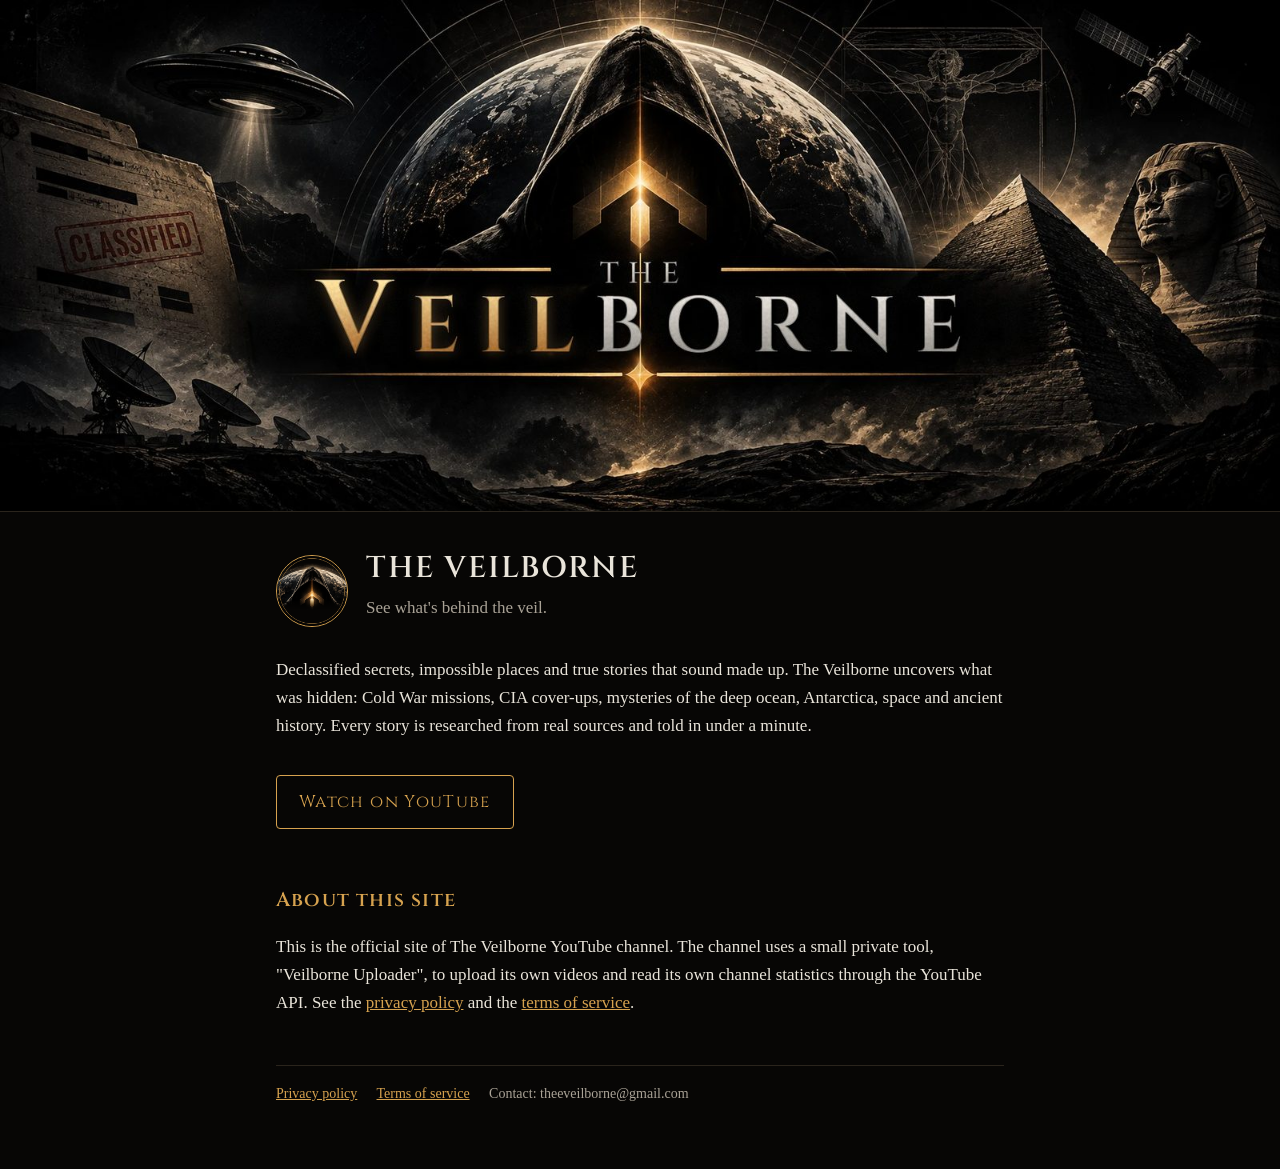
<file: index.html>
<!doctype html>
<html lang="en">
<head>
<meta charset="utf-8">
<meta name="viewport" content="width=device-width, initial-scale=1">
<title>The Veilborne</title>
<meta name="description" content="The Veilborne: declassified secrets, impossible places and true stories that sound made up, in YouTube Shorts.">
<link rel="icon" href="logo.png">
<link href="https://fonts.googleapis.com/css2?family=Cinzel:wght@600&display=swap" rel="stylesheet">
<link rel="stylesheet" href="estilo.css">
</head>
<body>
<img class="banner" src="banner.jpg" alt="The Veilborne banner">
<main>
  <div class="cabecera">
    <img src="logo.png" alt="The Veilborne logo">
    <div>
      <h1>THE VEILBORNE</h1>
      <p class="lema">See what's behind the veil.</p>
    </div>
  </div>

  <p>Declassified secrets, impossible places and true stories that sound made up. The Veilborne uncovers what was hidden: Cold War missions, CIA cover-ups, mysteries of the deep ocean, Antarctica, space and ancient history. Every story is researched from real sources and told in under a minute.</p>

  <a class="boton" href="https://www.youtube.com/@theveilbornehq">Watch on YouTube</a>

  <h2>About this site</h2>
  <p>This is the official site of The Veilborne YouTube channel. The channel uses a small private tool, "Veilborne Uploader", to upload its own videos and read its own channel statistics through the YouTube API. See the <a href="privacy.html">privacy policy</a> and the <a href="terms.html">terms of service</a>.</p>

  <footer>
    <a href="privacy.html">Privacy policy</a>
    <a href="terms.html">Terms of service</a>
    Contact: theeveilborne@gmail.com
  </footer>
</main>
</body>
</html>
</file>
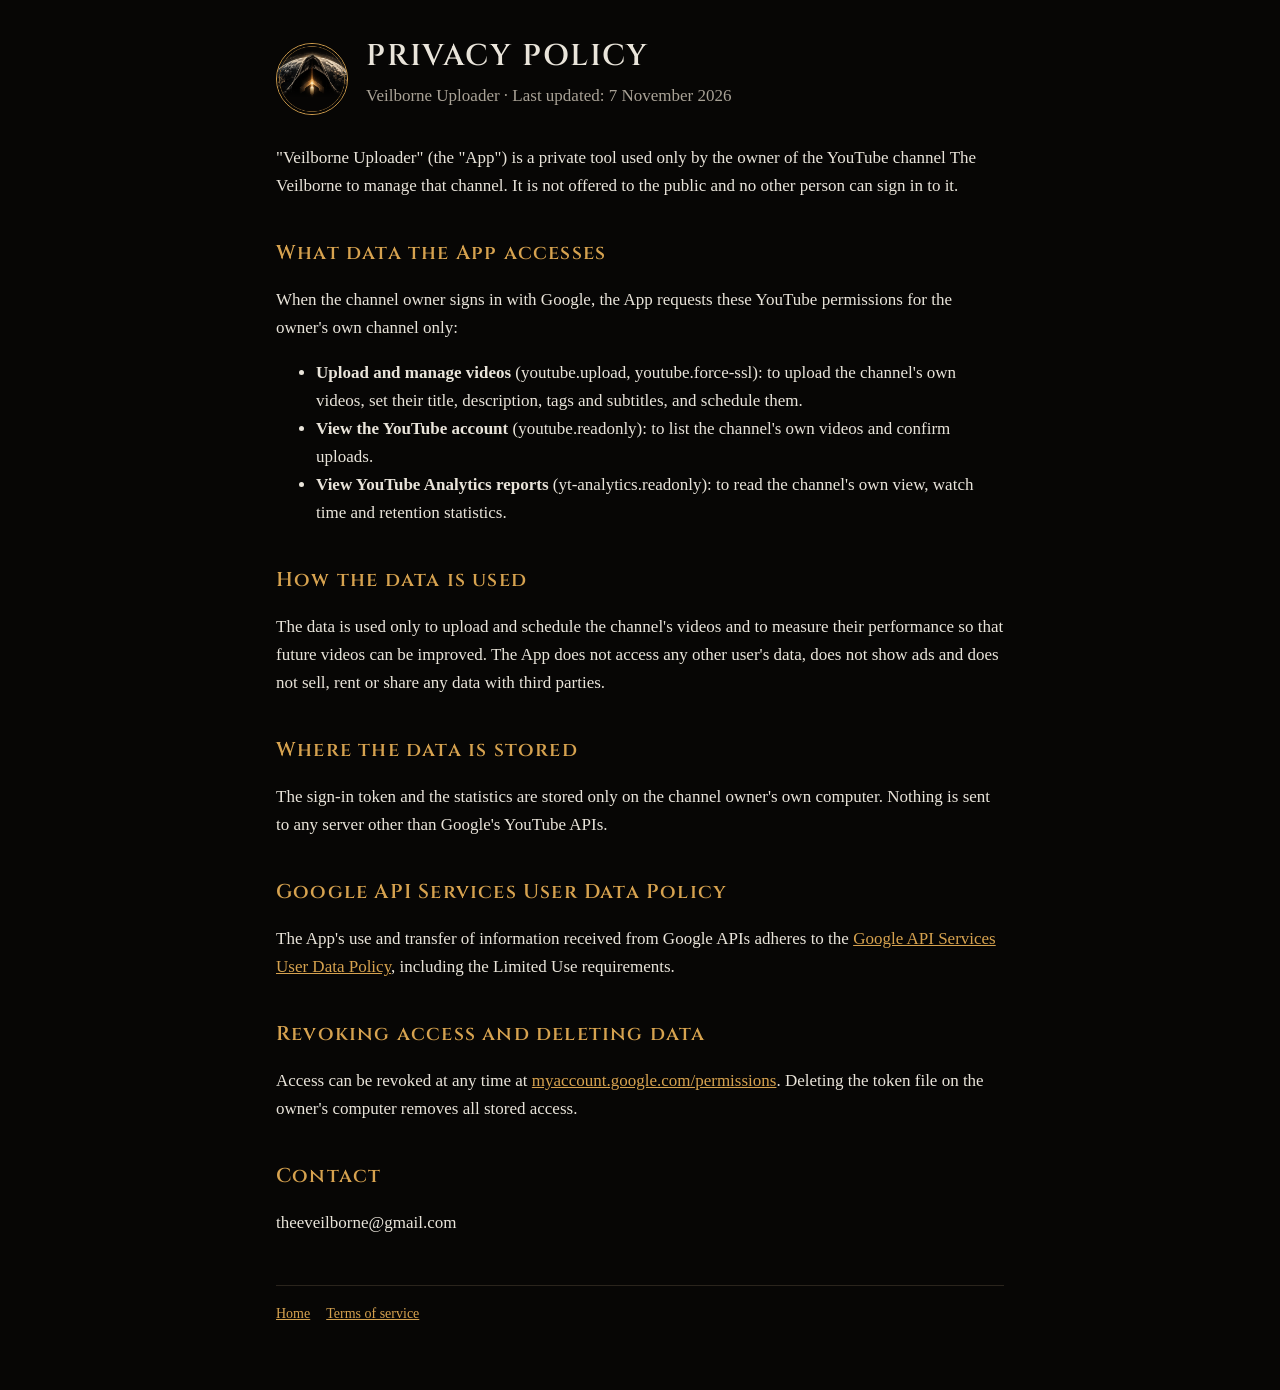
<file: privacy.html>
<!doctype html>
<html lang="en">
<head>
<meta charset="utf-8">
<meta name="viewport" content="width=device-width, initial-scale=1">
<title>Privacy Policy</title>
<link rel="icon" href="logo.png">
<link href="https://fonts.googleapis.com/css2?family=Cinzel:wght@600&display=swap" rel="stylesheet">
<link rel="stylesheet" href="estilo.css">
</head>
<body>
<main>
  <div class="cabecera">
    <img src="logo.png" alt="The Veilborne logo">
    <div><h1>PRIVACY POLICY</h1><p class="lema">Veilborne Uploader · Last updated: 7 November 2026</p></div>
  </div>

  <p>"Veilborne Uploader" (the "App") is a private tool used only by the owner of the YouTube channel The Veilborne to manage that channel. It is not offered to the public and no other person can sign in to it.</p>

  <h2>What data the App accesses</h2>
  <p>When the channel owner signs in with Google, the App requests these YouTube permissions for the owner's own channel only:</p>
  <ul>
    <li><strong>Upload and manage videos</strong> (youtube.upload, youtube.force-ssl): to upload the channel's own videos, set their title, description, tags and subtitles, and schedule them.</li>
    <li><strong>View the YouTube account</strong> (youtube.readonly): to list the channel's own videos and confirm uploads.</li>
    <li><strong>View YouTube Analytics reports</strong> (yt-analytics.readonly): to read the channel's own view, watch time and retention statistics.</li>
  </ul>

  <h2>How the data is used</h2>
  <p>The data is used only to upload and schedule the channel's videos and to measure their performance so that future videos can be improved. The App does not access any other user's data, does not show ads and does not sell, rent or share any data with third parties.</p>

  <h2>Where the data is stored</h2>
  <p>The sign-in token and the statistics are stored only on the channel owner's own computer. Nothing is sent to any server other than Google's YouTube APIs.</p>

  <h2>Google API Services User Data Policy</h2>
  <p>The App's use and transfer of information received from Google APIs adheres to the <a href="https://developers.google.com/terms/api-services-user-data-policy">Google API Services User Data Policy</a>, including the Limited Use requirements.</p>

  <h2>Revoking access and deleting data</h2>
  <p>Access can be revoked at any time at <a href="https://myaccount.google.com/permissions">myaccount.google.com/permissions</a>. Deleting the token file on the owner's computer removes all stored access.</p>

  <h2>Contact</h2>
  <p>theeveilborne@gmail.com</p>

  <footer><a href="index.html">Home</a><a href="terms.html">Terms of service</a></footer>
</main>
</body>
</html>
</file>
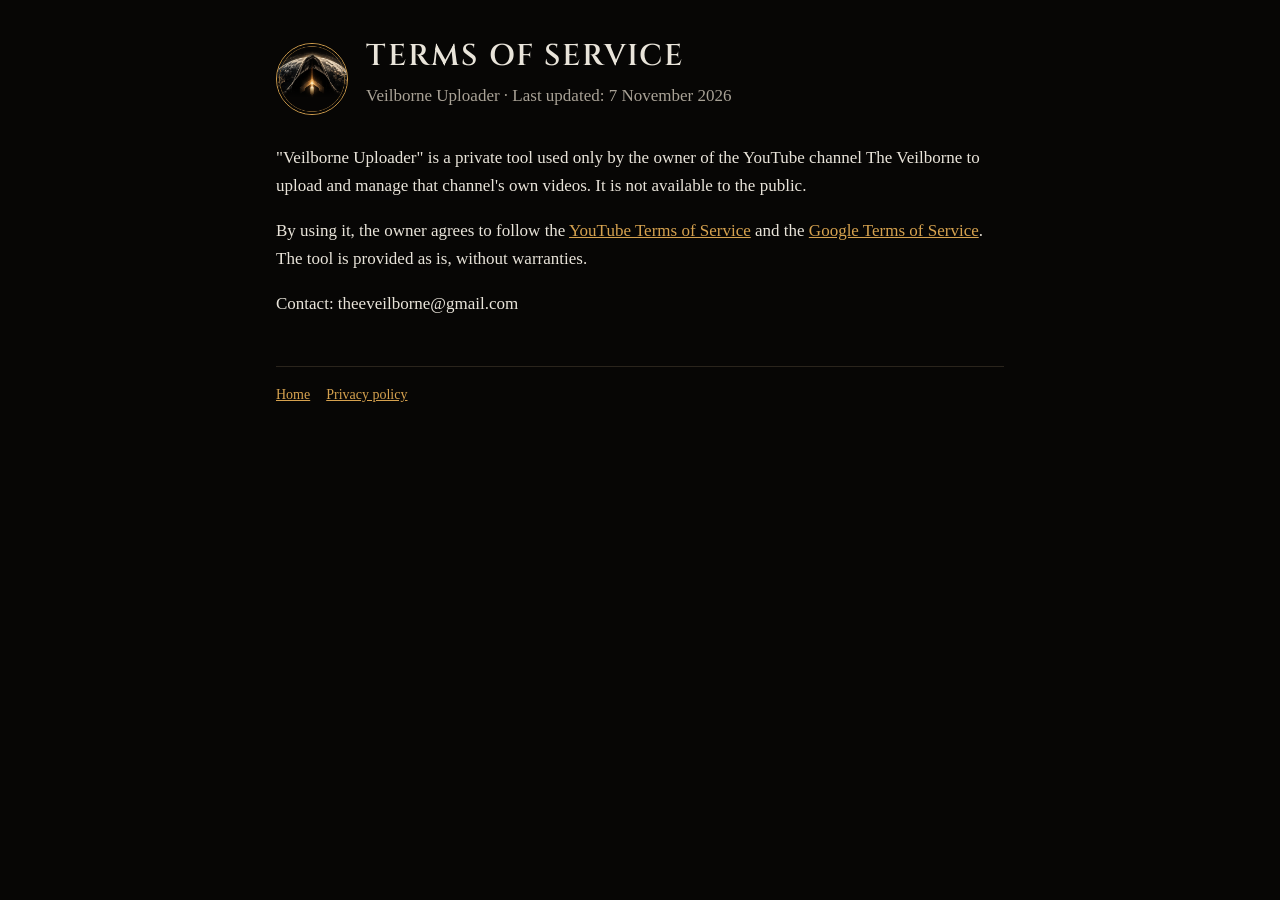
<file: terms.html>
<!doctype html>
<html lang="en">
<head>
<meta charset="utf-8">
<meta name="viewport" content="width=device-width, initial-scale=1">
<title>Terms of Service</title>
<link rel="icon" href="logo.png">
<link href="https://fonts.googleapis.com/css2?family=Cinzel:wght@600&display=swap" rel="stylesheet">
<link rel="stylesheet" href="estilo.css">
</head>
<body>
<main>
  <div class="cabecera">
    <img src="logo.png" alt="The Veilborne logo">
    <div><h1>TERMS OF SERVICE</h1><p class="lema">Veilborne Uploader · Last updated: 7 November 2026</p></div>
  </div>

  <p>"Veilborne Uploader" is a private tool used only by the owner of the YouTube channel The Veilborne to upload and manage that channel's own videos. It is not available to the public.</p>
  <p>By using it, the owner agrees to follow the <a href="https://www.youtube.com/t/terms">YouTube Terms of Service</a> and the <a href="https://policies.google.com/terms">Google Terms of Service</a>. The tool is provided as is, without warranties.</p>
  <p>Contact: theeveilborne@gmail.com</p>

  <footer><a href="index.html">Home</a><a href="privacy.html">Privacy policy</a></footer>
</main>
</body>
</html>
</file>
<file: estilo.css>
:root { --fondo: #070605; --texto: #e9e4da; --suave: #a9a296; --oro: #d6a24f; --borde: #2a241c; }
* { box-sizing: border-box; }
body { margin: 0; background: var(--fondo); color: var(--texto); font: 17px/1.65 Georgia, "Times New Roman", serif; }
a { color: var(--oro); }
.banner { width: 100%; aspect-ratio: 5 / 2; object-fit: cover; display: block; border-bottom: 1px solid var(--borde); }
main { max-width: 760px; margin: 0 auto; padding: 32px 16px 64px; }
.cabecera { display: flex; align-items: center; gap: 18px; margin-bottom: 8px; }
.cabecera img { width: 72px; height: 72px; border-radius: 50%; border: 1px solid var(--oro); }
h1, h2 { font-family: "Cinzel", Georgia, serif; font-weight: 600; letter-spacing: .06em; }
h1 { font-size: 30px; margin: 0; }
h2 { font-size: 20px; color: var(--oro); margin-top: 36px; }
.lema { color: var(--suave); margin-top: 0; }
.boton { display: inline-block; margin: 18px 0; padding: 12px 22px; border: 1px solid var(--oro); border-radius: 4px; text-decoration: none; font-family: "Cinzel", Georgia, serif; letter-spacing: .08em; }
.boton:hover { background: var(--oro); color: var(--fondo); }
footer { border-top: 1px solid var(--borde); margin-top: 48px; padding-top: 16px; color: var(--suave); font-size: 14px; }
footer a { margin-right: 16px; }
</file>
